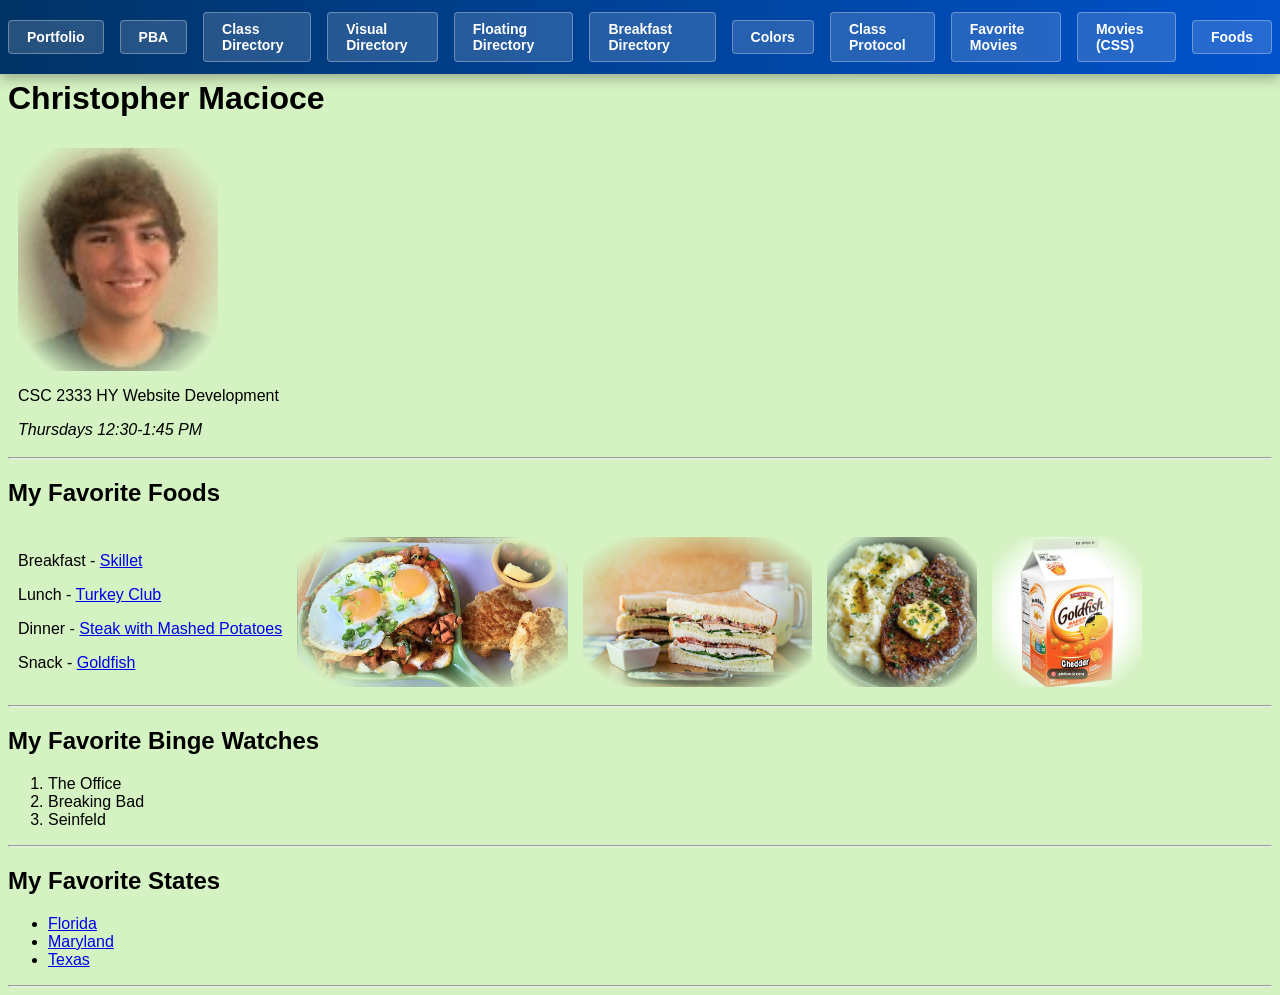
<file: index.html>
<html>
<head>
    <title>Christopher Macioce - Home</title>
    <style>
        /* Navbar specific styles */
        .navbar {
            position: fixed;
            top: 0;
            left: 0;
            width: 100%;
            background: linear-gradient(90deg, #003366, #0052cc);
            display: flex;
            justify-content: center;
            align-items: center;
            padding: 12px 0;
            box-shadow: 0 4px 12px rgba(0,0,0,0.3);
            z-index: 1000;
        }

        .navbar a {
            color: white !important;
            text-decoration: none;
            padding: 8px 18px;
            margin: 0 8px;
            border-radius: 4px;
            font-size: 14px;
            font-weight: bold;
            background: rgba(255, 255, 255, 0.15);
            border: 1px solid rgba(255, 255, 255, 0.3);
            transition: all 0.2s ease-in-out;
            font-family: Arial, sans-serif;
        }

        .navbar a:hover {
            background-color: #ffffff;
            color: #003366 !important;
            transform: scale(1.05);
            box-shadow: 0 4px 15px rgba(0,0,0,0.4);
        }

        /* Main Page Styles */
        body {
            background-color: #FFF98F;
            margin-top: 80px;
            font-family: Arial, sans-serif;
        }

        img {
            border-radius: 10%;
            -webkit-mask-image: radial-gradient(ellipse 75% 75% at 50% 50%, black 50%, transparent 80%);
            mask-image: radial-gradient(ellipse 75% 75% at 50% 50%, black 50%, transparent 80%);
        }

        /* Movie Group Hover Effect */
        .movie-img {
            opacity: 0; /* Movies start invisible */
            transition: opacity 0.5s ease-in-out; /* Smooth fade */
        }

        /* When the first table cell (your photo) is hovered, show all movie images */
        .profile-cell:hover ~ td .movie-img {
            opacity: 1;
        }
    </style>
    <link rel='stylesheet' href="aamaster.css">
</head>
<body>

<nav class="navbar">
    <a href="https://yaxsama.github.io/portfolio/">Portfolio</a>
    <a href="https://www.pba.edu/">PBA</a>
    <a href="directory.html">Class Directory</a>
    <a href="visual_directory.html">Visual Directory</a>
    <a href="floating_directory.html">Floating Directory</a>
    <a href="breakfast_directory.html">Breakfast Directory</a>
    <a href="colors.html">Colors</a>
    <a href="class_protocol_macioce.html">Class Protocol</a>
    <a href="movies.html">Favorite Movies</a>
    <a href="movies_css.html">Movies (CSS)</a>
    <a href="food.html">Foods</a>
</nav>

<h1>Christopher Macioce</h1>

<!-- Movie Gallery Table triggered by Photo -->
<table cellpadding="5" cellspacing="5">
    <tr>
        <!-- Added 'profile-cell' class here to act as the trigger -->
        <td class="profile-cell">
            <img src="myphoto.jpg" width="200">
            <p>CSC 2333 HY Website Development</p>
            <p><i>Thursdays 12:30-1:45 PM</i></p>
        </td>
        <td><img src="movie1.png" height="150" class="movie-img"></td>
        <td><img src="movie2.png" height="150" class="movie-img"></td>
        <td><img src="movie3.png" height="150" class="movie-img"></td>
        <td><img src="movie4.png" height="150" class="movie-img"></td>
    </tr>
</table>

<hr>
<h2>My Favorite Foods</h2>
<table cellpadding="5" cellspacing="5">
    <tr>
        <td>
            <p>Breakfast - <a href="breakfast.png">Skillet</a></p>
            <p>Lunch - <a href="lunch.png">Turkey Club</a></p>
            <p>Dinner - <a href="dinner.png">Steak with Mashed Potatoes</a></p>
            <p>Snack - <a href="snack.png">Goldfish</a></p>
        </td>
        <td><img src="breakfast.png" height="150"></td>
        <td><img src="lunch.png" height="150"></td>
        <td><img src="dinner.png" height="150"></td>
        <td><img src="snack.png" height="150"></td>
    </tr>
</table>

<hr>
<h2>My Favorite Binge Watches</h2>
<ol>
    <li>The Office</li>
    <li>Breaking Bad</li>
    <li>Seinfeld</li>
</ol>

<hr>
<h2>My Favorite States</h2>
<ul>
    <li><a href="https://en.wikipedia.org/wiki/Florida">Florida</a></li>
    <li><a href="https://en.wikipedia.org/wiki/Maryland">Maryland</a></li>
    <li><a href="https://en.wikipedia.org/wiki/Texas">Texas</a></li>
</ul>
<hr>

</body>
</html>
</file>
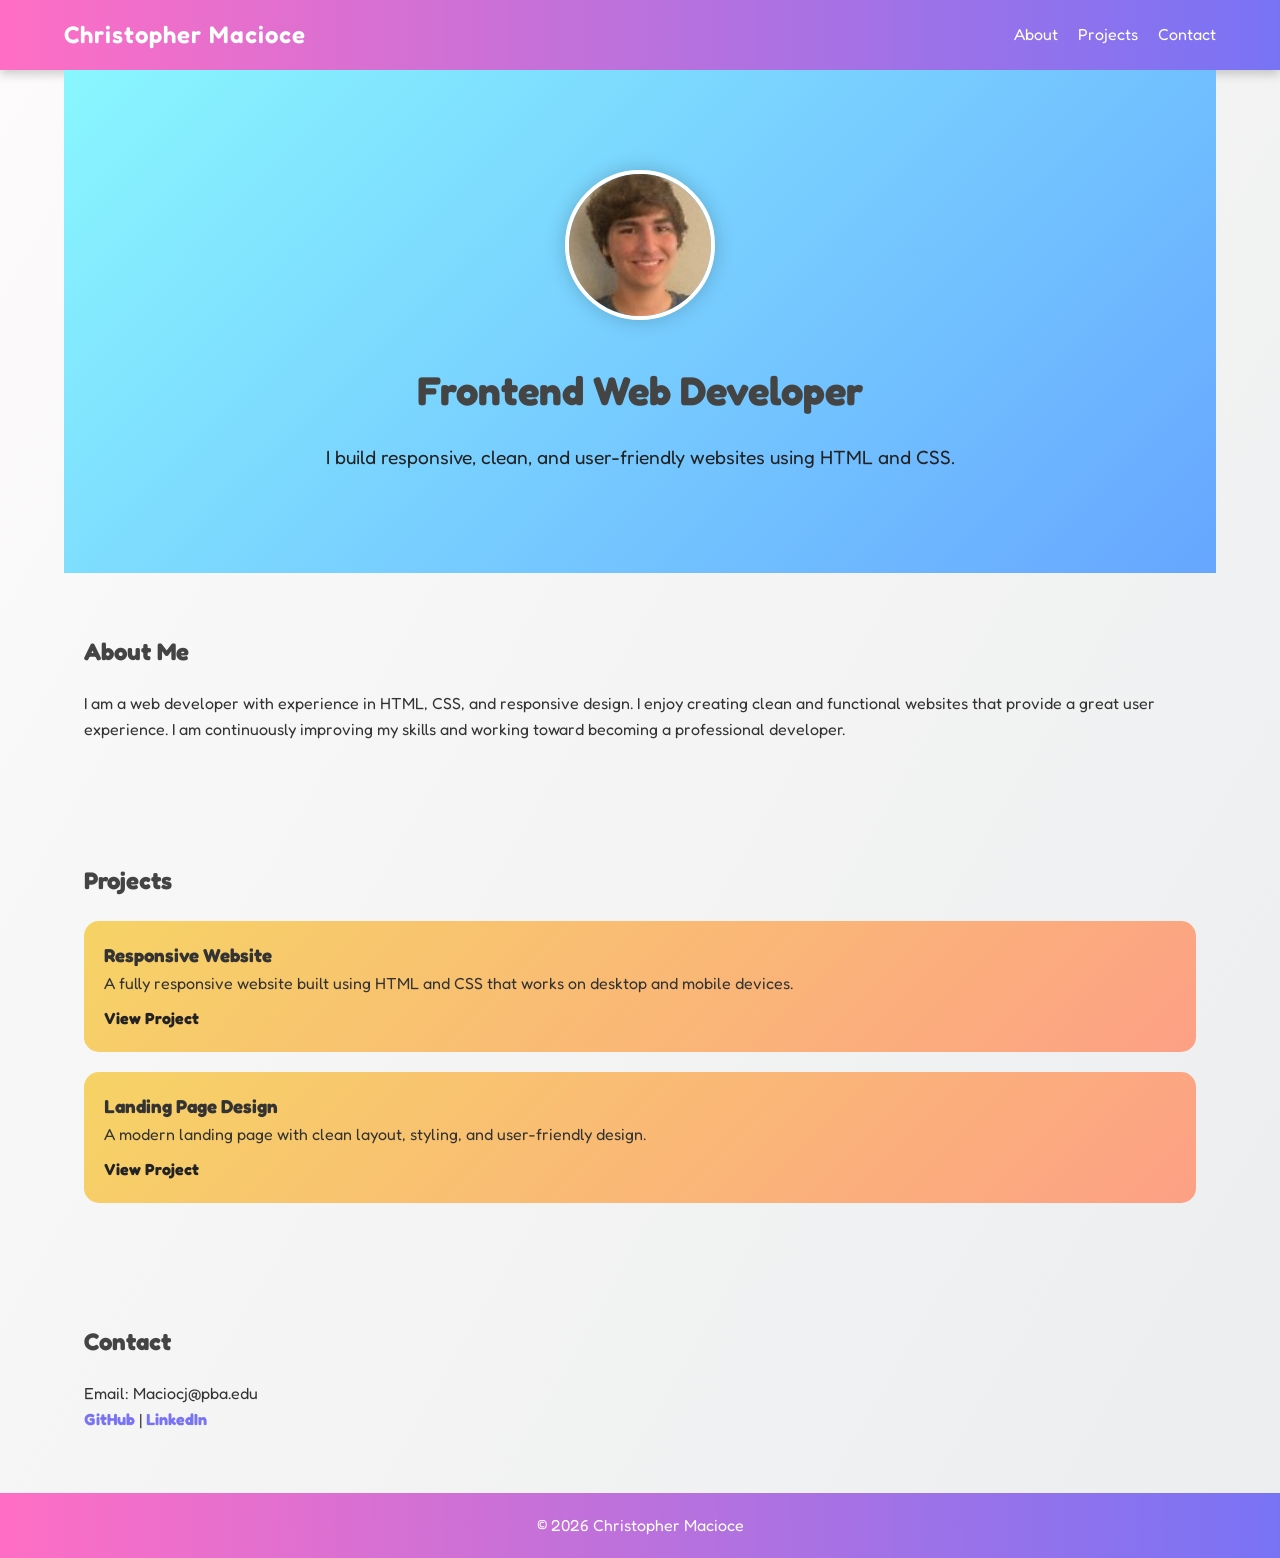
<file: portfolio/index.html>
<!DOCTYPE html>
<html lang="en">
<head>
    <meta charset="UTF-8">
    <meta name="viewport" content="width=device-width, initial-scale=1.0">
    <title>Christopher Macioce | Portfolio</title>
    <link rel="stylesheet" href="styles.css">
</head>

<body>

<header>
    <nav>
        <h1>Christopher Macioce</h1>
        <ul>
            <li><a href="#about">About</a></li>
            <li><a href="#projects">Projects</a></li>
            <li><a href="#contact">Contact</a></li>
        </ul>
    </nav>
</header>

<section class="hero">
    <img src="images/myphoto.jpg" alt="Christopher Macioce" class="profile-pic">
    <h2>Frontend Web Developer</h2>
    <p>I build responsive, clean, and user-friendly websites using HTML and CSS.</p>
</section>

<section id="about">
    <h2>About Me</h2>
    <p>
        I am a web developer with experience in HTML, CSS, and responsive design.
        I enjoy creating clean and functional websites that provide a great user experience.
        I am continuously improving my skills and working toward becoming a professional developer.
    </p>
</section>

<section id="projects">
    <h2>Projects</h2>

    <div class="project">
        <h3>Responsive Website</h3>
        <p>A fully responsive website built using HTML and CSS that works on desktop and mobile devices.</p>
        <a href="#" target="_blank">View Project</a>
    </div>

    <div class="project">
        <h3>Landing Page Design</h3>
        <p>A modern landing page with clean layout, styling, and user-friendly design.</p>
        <a href="#" target="_blank">View Project</a>
    </div>

</section>

<section id="contact">
    <h2>Contact</h2>
    <p>Email: Maciocj@pba.edu</p>
    <p>
        <a href="https://github.com/" target="_blank">GitHub</a> |
        <a href="https://linkedin.com/" target="_blank">LinkedIn</a>
    </p>
</section>

<footer>
    <p>© 2026 Christopher Macioce</p>
</footer>

</body>
</html>
</file>
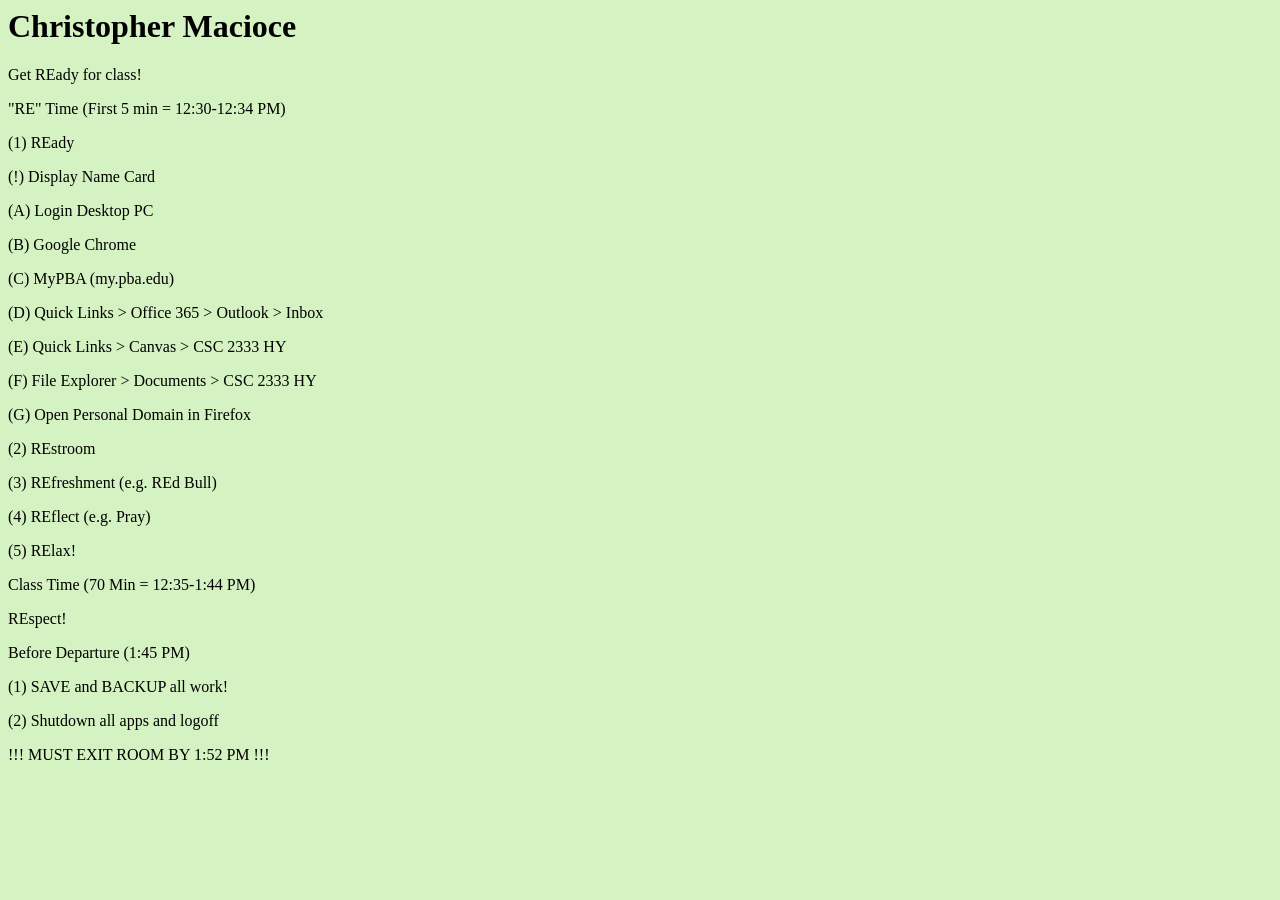
<file: class_protocol_macioce.html>
<html>
<head><title>Christopher Macioce - Class Protocol</title>
<style>body {background-color: #87FFAD;}</style>
<link rel='stylesheet' href="aamaster.css">
</head>
<body>
<h1>Christopher Macioce</h1>

<p>Get REady for class!</p>

<p>"RE" Time (First 5 min = 12:30-12:34 PM)</p>

<p>(1) REady</p>
<p>    (!) Display Name Card</p>
<p>    (A) Login Desktop PC</p>
<p>    (B) Google Chrome</p>
<p>    (C) MyPBA (my.pba.edu)</p>
<p>    (D) Quick Links > Office 365 > Outlook > Inbox</p>
<p>    (E) Quick Links > Canvas > CSC 2333 HY</p>
<p>    (F) File Explorer > Documents > CSC 2333 HY</p>
<p>    (G) Open Personal Domain in Firefox</p>
<p>(2) REstroom</p>
<p>(3) REfreshment (e.g. REd Bull)</p>
<p>(4) REflect (e.g. Pray)</p>
<p>(5) RElax!</p>

<p>Class Time (70 Min = 12:35-1:44 PM)</p>

<p>REspect!</p>

<p>Before Departure (1:45 PM)</p>

<p>(1) SAVE and BACKUP all work!</p>
<p>(2) Shutdown all apps and logoff</p>
<p>
<p>!!! MUST EXIT ROOM BY 1:52 PM !!!</p>
</body>
</html>
</file>
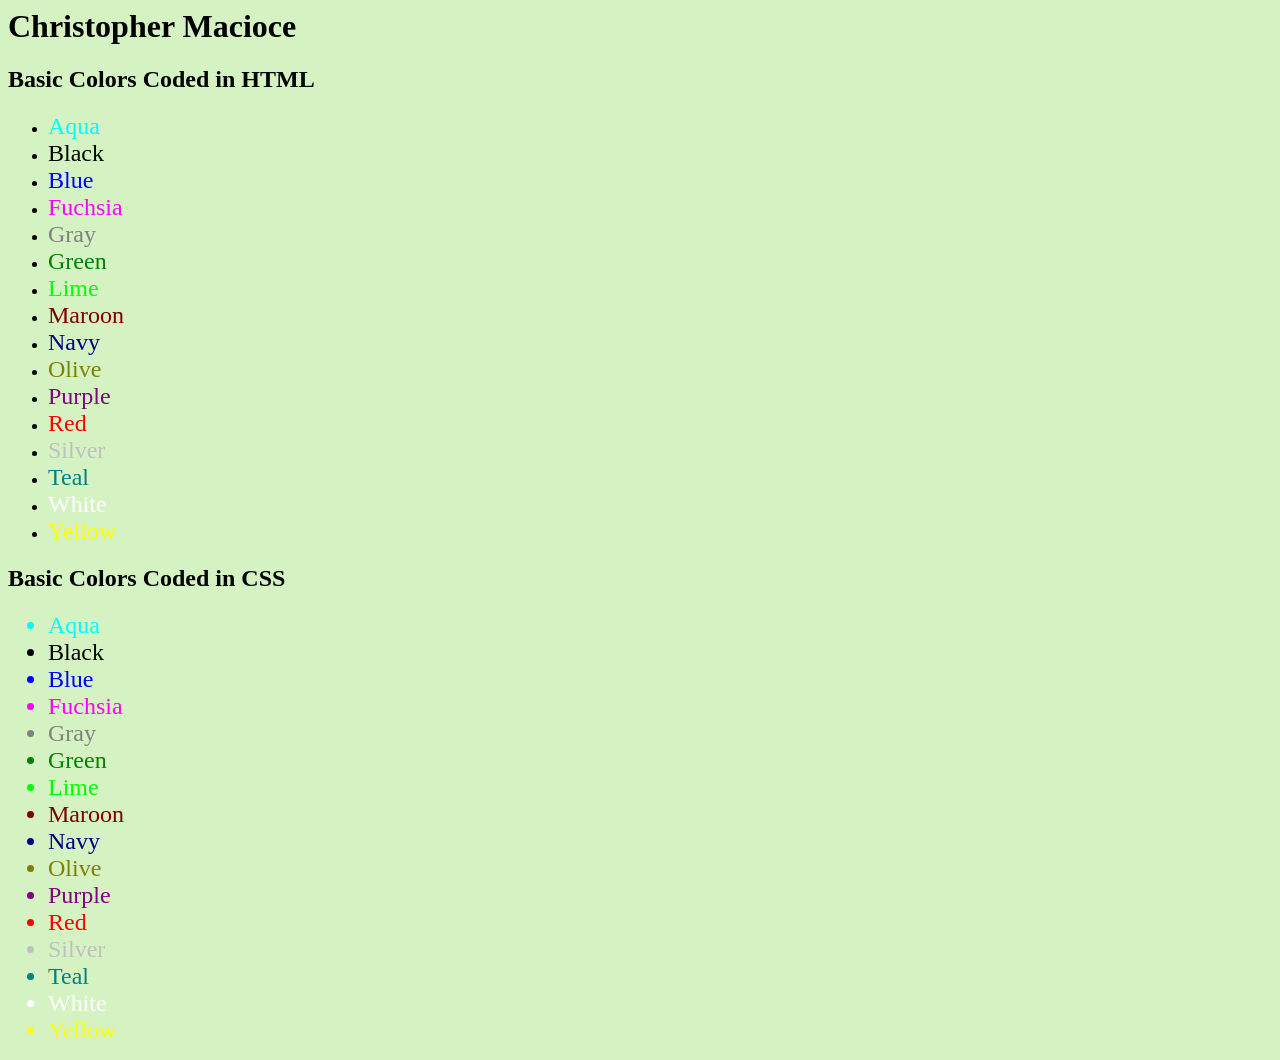
<file: colors.html>
<html>
<head>
<title>Christopher Macioce - Colors</title>
<style>body {background-color: #FFD278;}</style>
<link rel='stylesheet' href="aamaster.css">
</head>
<body>
<h1>Christopher Macioce</h1>
<h2>Basic Colors Coded in HTML</h2>
<ul>
<li><font size=5 color="Aqua">Aqua</font></li>
<li><font size=5 color="Black">Black</font></li>
<li><font size=5 color="Blue">Blue</font></li>
<li><font size=5 color="Fuchsia">Fuchsia</font></li>
<li><font size=5 color="Gray">Gray</font></li>
<li><font size=5 color="Green">Green</font></li>
<li><font size=5 color="Lime">Lime</font></li>
<li><font size=5 color="Maroon">Maroon</font></li>
<li><font size=5 color="Navy">Navy</font></li>
<li><font size=5 color="Olive">Olive</font></li>
<li><font size=5 color="Purple">Purple</font></li>
<li><font size=5 color="Red">Red</font></li>
<li><font size=5 color="Silver">Silver</font></li>
<li><font size=5 color="Teal">Teal</font></li>
<li><font size=5 color="White">White</font></li>
<li><font size=5 color="Yellow">Yellow</font></li>
</ul>
<h2>Basic Colors Coded in CSS</h2>
<ul>
<li style="color:Aqua; font-size:24">Aqua</li>
<li style="color:Black; font-size:24">Black</li>
<li style="color:Blue; font-size:24">Blue</li>
<li style="color:Fuchsia; font-size:24">Fuchsia</li>
<li style="color:Gray; font-size:24">Gray</li>
<li style="color:Green; font-size:24">Green</li>
<li style="color:Lime; font-size:24">Lime</li>
<li style="color:Maroon; font-size:24">Maroon</li>
<li style="color:Navy; font-size:24">Navy</li>
<li style="color:Olive; font-size:24">Olive</li>
<li style="color:Purple; font-size:24">Purple</li>
<li style="color:Red; font-size:24">Red</li>
<li style="color:Silver; font-size:24">Silver</li>
<li style="color:Teal; font-size:24">Teal</li>
<li style="color:White; font-size:24">White</li>
<li style="color:Yellow; font-size:24">Yellow</li>
</ul>
</body>
</html>
</file>
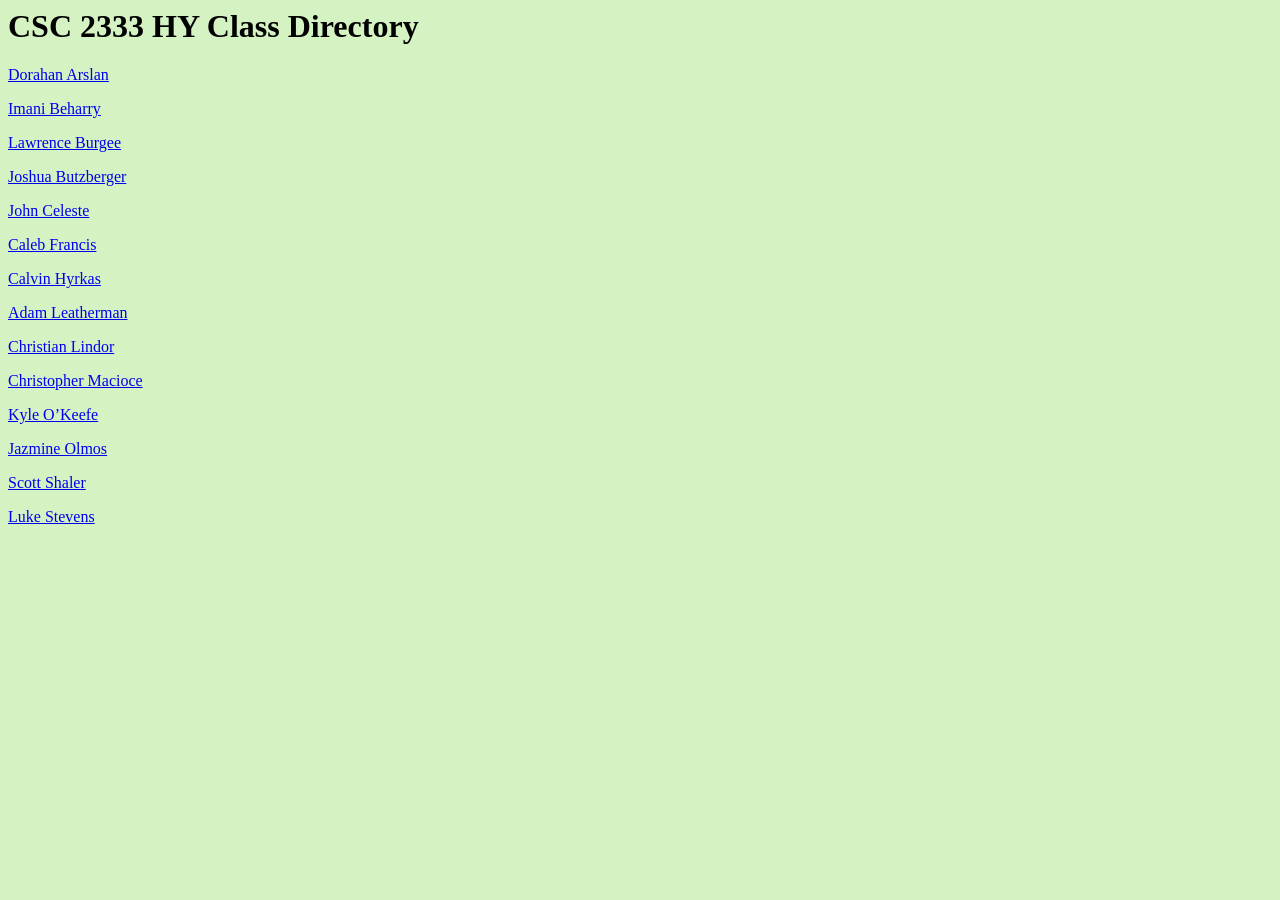
<file: directory.html>
<html>
<head>
<title>Christopher Macioce - Directory</title>
<link rel='stylesheet' href="aamaster.css">
</head>
<body>
<h1>CSC 2333 HY Class Directory</h1>
<p><a href="https://www.barslan.dev/">Dorahan Arslan</a></p>
<p><a href="https://www.imanibeharry.com/">Imani Beharry</a></p>
<p><a href="https://www.lburgee.com/">Lawrence Burgee</a></p>
<p><a href="https://www.jbutz.com">Joshua Butzberger</a></p>
<p><a href="https://www.johnnyhceleste.com/">John Celeste</a></p>
<p><a href="https://www.cmfrancis.com/">Caleb Francis</a></p>
<p><a href="https://www.calvinhyrkas.com/">Calvin Hyrkas</a></p>
<p><a href="https://www.aleatherman.com/">Adam Leatherman</a></p>
<p><a href="https://www.lindorchristian.com/">Christian Lindor</a></p>
<p><a href="https://www.cmacioce.com/">Christopher Macioce</a></p>
<p><a href="https://www.kyletokeefe.com/">Kyle O’Keefe</a></p>
<p><a href="https://www.jazmineolmos.com/">Jazmine Olmos</a></p>
<p><a href="https://www.srshaler.com/">Scott Shaler</a></p>
<p><a href="https://www.lukestevens.com/">Luke Stevens</a></p>
</body>
</html>
</file>
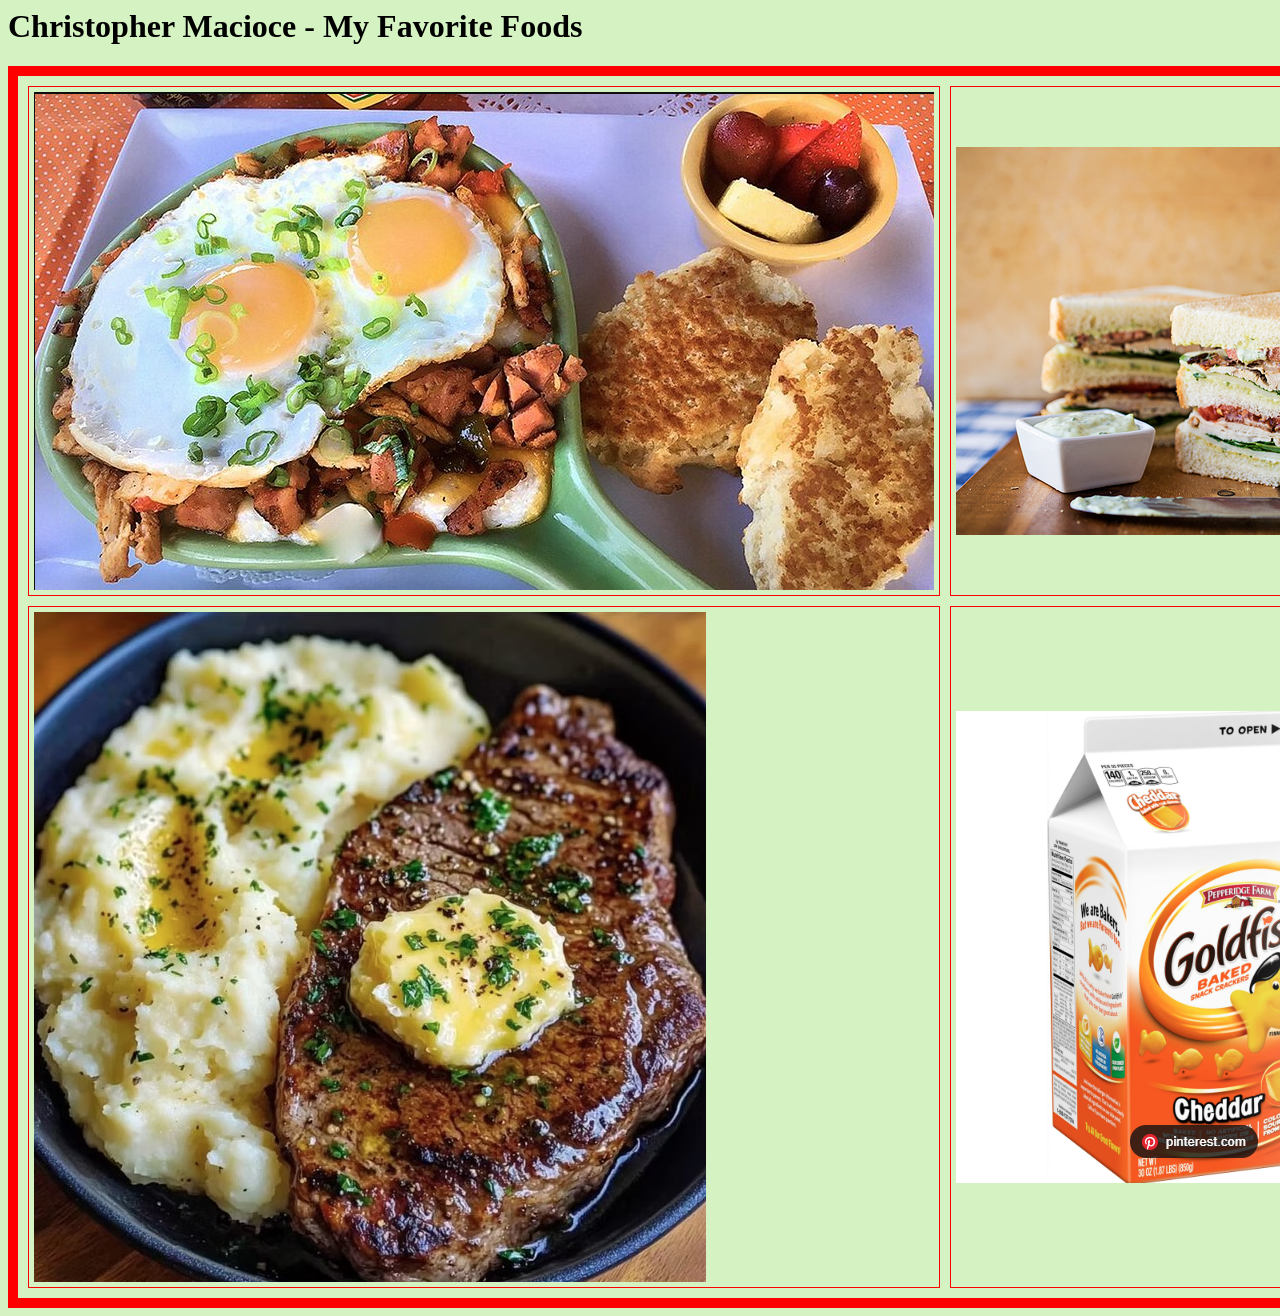
<file: food.html>
<html>
<head>
<title>Christopher Macioce - Food</title>
<style>body {background-color: #FF6387;}</style>
<link rel='stylesheet' href="aamaster.css">
</head>
<body>
<h1>Christopher Macioce - My Favorite Foods</h1>
<table border="10" bordercolor="red" cellspacing="10" cellpadding="5">
<tr>
<td><img src="breakfast.png"></td>
<td><img src="lunch.png"></td>
</tr>
<tr>
<td><img src="dinner.png"></td>
<td><img src="snack.png"></td>
</tr>
</table>
</body>
</html>
</file>
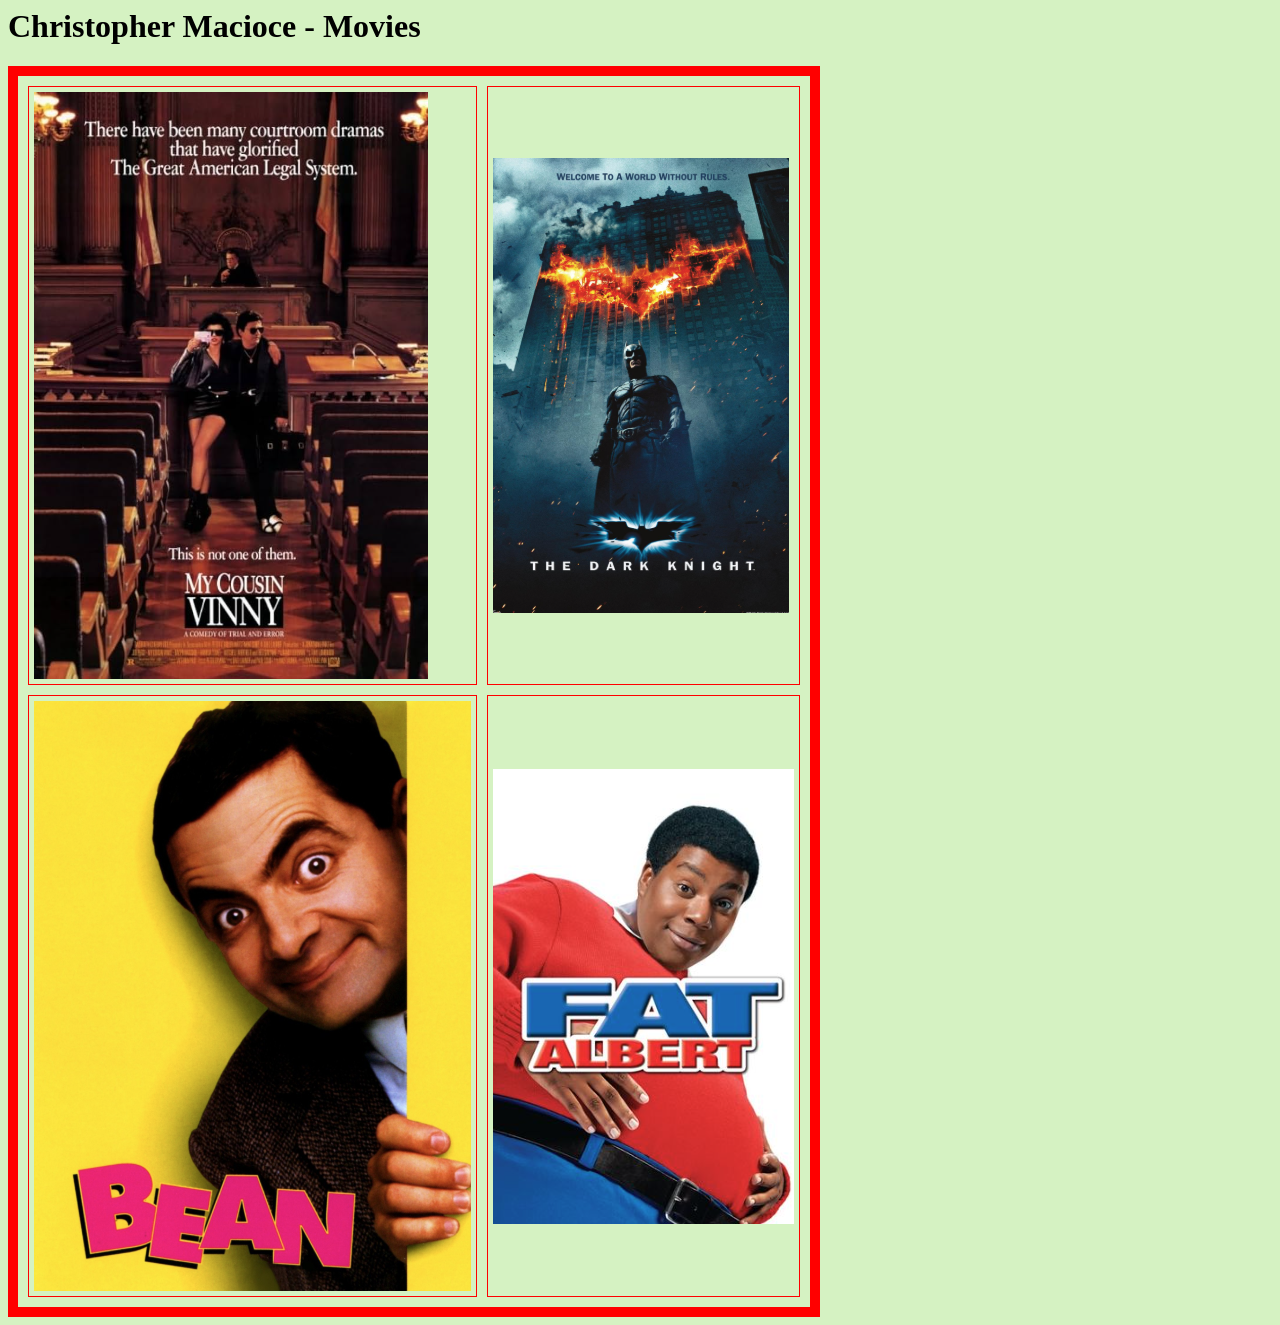
<file: movies.html>
<html>
<head>
<title>Christopher Macioce - Movies</title>
<style>body {background-color: #BDA3FF;}</style>
<link rel='stylesheet' href="aamaster.css">
</head>
<body>
<h1>Christopher Macioce - Movies</h1>
<table border="10" bordercolor="red" cellspacing="10" cellpadding="5">
<tr>
<td><img src="movie1.png"></td>
<td><img src="movie2.png"></td>
</tr>
<tr>
<td><img src="movie3.png"></td>
<td><img src="movie4.png"></td>
</tr>
</table>
</body>
</html>
</file>
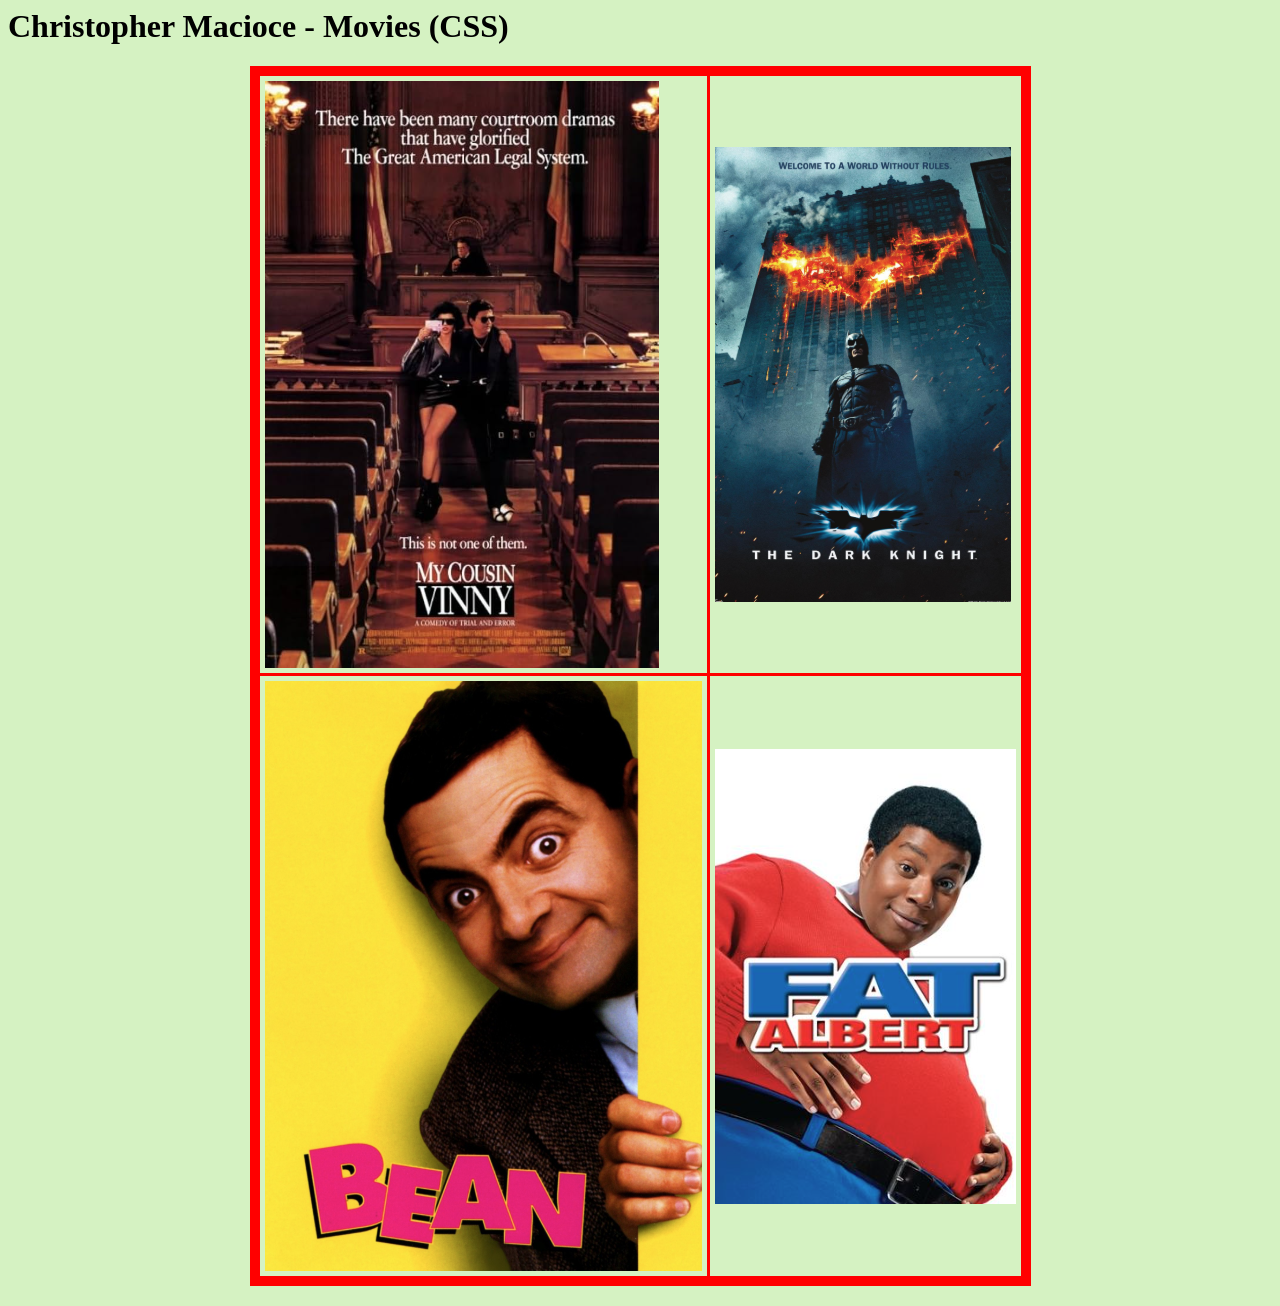
<file: movies_css.html>
<html>
<head>
<title>Christopher Macioce - Movies </title>

<style>
body {
  background-color: #BDA3FF;
}

.movie-table {
  border: 10px solid red;       /* thick outer border */
  border-collapse: collapse;
  margin: 20px auto;
}

.movie-table td {
  border: 3px solid red;        /* thinner inner lines */
  padding: 5px;
}

.movie-table img {
  display: block;
  max-width: 100%;
  height: auto;
}
</style>

<link rel="stylesheet" href="aamaster.css">
</head>

<body>
<h1>Christopher Macioce - Movies (CSS)</h1>

<table class="movie-table">
  <tr>
    <td><img src="movie1.png" alt=""></td>
    <td><img src="movie2.png" alt=""></td>
  </tr>
  <tr>
    <td><img src="movie3.png" alt=""></td>
    <td><img src="movie4.png" alt=""></td>
  </tr>
</table>

</body>
</html>
</file>
<file: aamaster.css>
/* Master Color */
/* Color 01 E1FCF9 */
/* Color 02 FFFD8F */
body {background-color: #D5F2C2;}
</file>
<file: portfolio/styles.css>
/* Google Font (Bubble Style) */
@import url('https://fonts.googleapis.com/css2?family=Fredoka:wght@400;600&display=swap');

* {
    margin: 0;
    padding: 0;
    box-sizing: border-box;
}

body {
    font-family: 'Fredoka', sans-serif;
    line-height: 1.6;
    color: #333;
    background: linear-gradient(120deg, #fdfbfb, #ebedee);
}

/* Header */
header {
    background: linear-gradient(90deg, #ff6ec4, #7873f5);
    color: white;
    padding: 1rem 0;
    box-shadow: 0 4px 10px rgba(0,0,0,0.2);
}

nav {
    display: flex;
    justify-content: space-between;
    align-items: center;
    width: 90%;
    margin: auto;
}

nav h1 {
    font-weight: 600;
    letter-spacing: 1px;
}

nav ul {
    display: flex;
    list-style: none;
}

nav ul li {
    margin-left: 20px;
}

nav a {
    color: white;
    text-decoration: none;
    transition: transform 0.2s, color 0.2s;
}

nav a:hover {
    color: #ffe066;
    transform: scale(1.1);
}

/* Hero Section */
.hero {
    text-align: center;
    padding: 100px 20px;
    background: linear-gradient(135deg, #89f7fe, #66a6ff);
    color: #222;
    animation: fadeIn 1.5s ease-in;
}

.hero h2 {
    font-size: 2.5rem;
    margin-top: 10px;
}

.hero p {
    margin-top: 10px;
    font-size: 1.2rem;
}

/* Profile Image */
.profile-pic {
    width: 150px;
    height: 150px;
    border-radius: 50%;
    object-fit: cover;
    margin-bottom: 20px;
    border: 4px solid white;
    box-shadow: 0 0 20px rgba(0,0,0,0.2);
    animation: float 3s ease-in-out infinite;
}

/* Sections */
section {
    padding: 60px 20px;
    width: 90%;
    margin: auto;
}

h2 {
    margin-bottom: 20px;
    color: #444;
}

/* Projects */
.project {
    background: linear-gradient(135deg, #f6d365, #fda085);
    padding: 20px;
    margin-top: 20px;
    border-radius: 15px;
    transition: transform 0.3s, box-shadow 0.3s;
}

.project:hover {
    transform: translateY(-8px);
    box-shadow: 0 10px 20px rgba(0,0,0,0.2);
}

.project a {
    display: inline-block;
    margin-top: 10px;
    color: #222;
    font-weight: bold;
    text-decoration: none;
}

/* Contact */
#contact a {
    color: #7873f5;
    text-decoration: none;
    font-weight: bold;
}

/* Footer */
footer {
    text-align: center;
    padding: 20px;
    background: linear-gradient(90deg, #ff6ec4, #7873f5);
    color: white;
}

/* Animations */
@keyframes float {
    0% { transform: translateY(0px); }
    50% { transform: translateY(-10px); }
    100% { transform: translateY(0px); }
}

@keyframes fadeIn {
    from {
        opacity: 0;
        transform: translateY(20px);
    }
    to {
        opacity: 1;
        transform: translateY(0);
    }
}
}

/* Responsive */
@media (max-width: 768px) {
    nav {
        flex-direction: column;
    }

    nav ul {
        flex-direction: column;
        margin-top: 10px;
    }

    nav ul li {
        margin: 10px 0;
    }

    .hero h2 {
        font-size: 2rem;
    }
}
</file>
